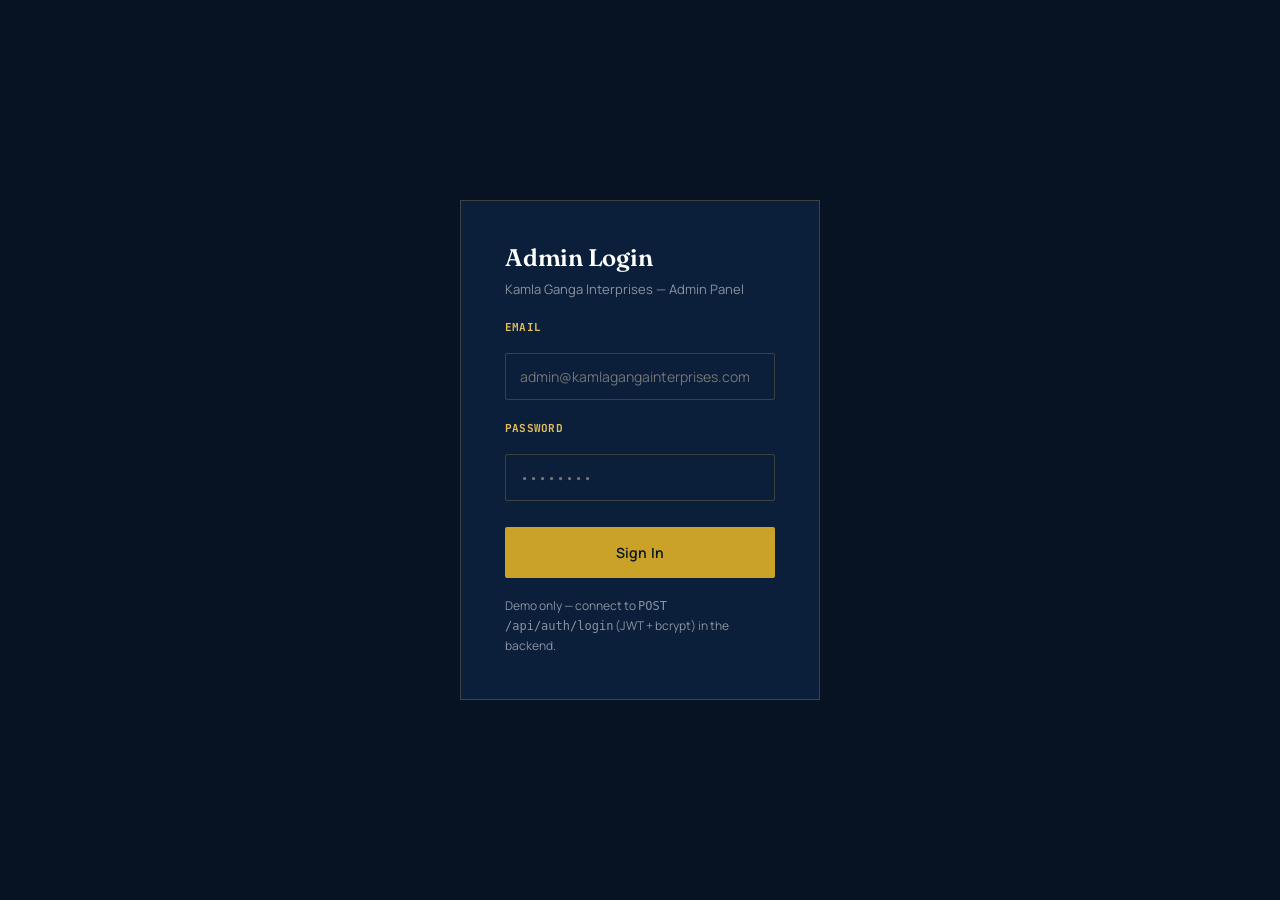
<file: frontend/admin/index.html>
<!DOCTYPE html>
<html lang="en">
<head>
<meta charset="UTF-8">
<meta name="viewport" content="width=device-width, initial-scale=1.0">
<title>Admin Panel | Kamla Ganga Interprises</title>
<meta name="robots" content="noindex, nofollow">
<link href="https://fonts.googleapis.com/css2?family=Fraunces:wght@600;700&family=Manrope:wght@400;500;600;700&family=JetBrains+Mono:wght@400;500&display=swap" rel="stylesheet">
<link rel="stylesheet" href="../css/style.css">
<style>
  body{ background:var(--paper); }
  .admin-shell{ display:flex; min-height:100vh; }
  .admin-side{ width:250px; background:var(--navy-deep); color:#fff; padding:28px 0; flex:none; }
  .admin-side .brand{ color:#fff; padding:0 24px 28px; border-bottom:1px solid var(--line-on-dark); margin-bottom:14px; }
  .admin-nav a{ display:flex; align-items:center; gap:12px; padding:13px 24px; font-size:13.5px; color:rgba(247,246,242,.7); border-left:2px solid transparent; }
  .admin-nav a.active,.admin-nav a:hover{ color:#fff; border-left-color:var(--gold); background:rgba(228,192,90,.06); }
  .admin-main{ flex:1; padding:36px 40px; }
  .admin-top{ display:flex; justify-content:space-between; align-items:center; margin-bottom:32px; }
  .kpi-grid{ display:grid; grid-template-columns:repeat(4,1fr); gap:18px; margin-bottom:36px; }
  .kpi{ border:1px solid var(--line); padding:22px; background:var(--paper); }
  .kpi span{ font-family:var(--font-mono); font-size:11px; color:var(--slate); letter-spacing:.06em; text-transform:uppercase; }
  .kpi b{ display:block; font-family:var(--font-display); font-size:30px; margin-top:8px; }
  table{ width:100%; border-collapse:collapse; border:1px solid var(--line); background:var(--paper); }
  th,td{ text-align:left; padding:14px 16px; font-size:13.5px; border-bottom:1px solid var(--line); }
  th{ font-family:var(--font-mono); font-size:11px; text-transform:uppercase; letter-spacing:.06em; color:var(--slate); }
  .badge{ font-size:11px; padding:4px 10px; font-family:var(--font-mono); }
  .badge.new{ background:var(--gold); color:var(--navy-deep); }
  .badge.contacted{ background:var(--navy); color:#fff; }
  .login-wrap{ min-height:100vh; display:flex; align-items:center; justify-content:center; background:var(--navy-deep); }
  .login-card{ width:360px; border:1px solid var(--line-on-dark); padding:44px; background:var(--navy); }
  .login-card h2{ color:#fff; font-size:24px; }
  .login-card p{ color:var(--slate-light); font-size:13px; margin-top:8px; }
  .login-card .field{ margin-top:20px; }
  .login-card .field label{ color:var(--gold-bright); font-family:var(--font-mono); font-size:11px; text-transform:uppercase; }
  .login-card input{ color:#fff; border-color:var(--line-on-dark); width:100%; margin-top:8px; }
</style>
</head>
<body>

<!-- LOGIN VIEW -->
<div class="login-wrap" id="loginView">
  <div class="login-card">
    <h2>Admin Login</h2>
    <p>Kamla Ganga Interprises — Admin Panel</p>
    <form id="loginForm">
      <div class="field"><label>Email</label><input type="email" required placeholder="admin@kamlagangainterprises.com"></div>
      <div class="field"><label>Password</label><input type="password" required placeholder="••••••••"></div>
      <button type="submit" class="btn btn-gold btn-block" style="margin-top:26px;">Sign In</button>
    </form>
    <p style="margin-top:18px;font-size:12px;">Demo only — connect to <code>POST /api/auth/login</code> (JWT + bcrypt) in the backend.</p>
  </div>
</div>

<!-- DASHBOARD VIEW -->
<div class="admin-shell" id="dashView" style="display:none;">
  <aside class="admin-side">
    <div class="brand"><span class="brand-mark"><span>KG</span></span><span>Admin Panel</span></div>
    <nav class="admin-nav">
      <a class="active" href="#">Dashboard Overview</a>
      <a href="#">Manage Projects</a>
      <a href="#">Manage Gallery</a>
      <a href="#">Manage Services</a>
      <a href="#">Client Enquiries</a>
      <a href="#">Testimonials</a>
      <a href="#">Cost Estimator Settings</a>
      <a href="#">Contact Information</a>
      <a href="#">Analytics</a>
      <a href="#" id="logoutBtn" style="margin-top:20px;border-top:1px solid var(--line-on-dark);padding-top:20px;">Log Out</a>
    </nav>
  </aside>
  <main class="admin-main">
    <div class="admin-top">
      <div><h2 style="font-size:24px;">Dashboard Overview</h2><p style="color:var(--slate);font-size:13.5px;margin-top:4px;">Welcome back, Admin.</p></div>
      <a href="../index.html" class="btn btn-outline btn-sm">View Live Site</a>
    </div>
    <div class="kpi-grid">
      <div class="kpi"><span>New Enquiries</span><b>18</b></div>
      <div class="kpi"><span>Active Projects</span><b>7</b></div>
      <div class="kpi"><span>Gallery Items</span><b>64</b></div>
      <div class="kpi"><span>Avg. Estimate Requests / wk</span><b>32</b></div>
    </div>
    <h3 style="font-size:17px;margin-bottom:14px;">Recent Client Enquiries</h3>
    <table>
      <thead><tr><th>Name</th><th>Phone</th><th>Service</th><th>City</th><th>Status</th></tr></thead>
      <tbody>
        <tr><td>Rakesh Kumar</td><td>+91 98xxxxxx21</td><td>Structural Design</td><td>Gaya</td><td><span class="badge new">New</span></td></tr>
        <tr><td>Sunita Prasad</td><td>+91 99xxxxxx44</td><td>Government Consultancy</td><td>Patna</td><td><span class="badge contacted">Contacted</span></td></tr>
        <tr><td>Amit Verma</td><td>+91 97xxxxxx09</td><td>3D House Modeling</td><td>Patna</td><td><span class="badge new">New</span></td></tr>
        <tr><td>Manoj Das</td><td>+91 96xxxxxx77</td><td>Building Contract</td><td>Nalanda</td><td><span class="badge contacted">Contacted</span></td></tr>
      </tbody>
    </table>
  </main>
</div>

<script>
  document.getElementById('loginForm').addEventListener('submit', (e) => {
    e.preventDefault();
    document.getElementById('loginView').style.display = 'none';
    document.getElementById('dashView').style.display = 'flex';
    // Connect to POST /api/auth/login on your backend; store returned JWT and
    // send it as `Authorization: Bearer <token>` on subsequent admin API calls.
  });
  document.getElementById('logoutBtn').addEventListener('click', (e) => {
    e.preventDefault();
    document.getElementById('dashView').style.display = 'none';
    document.getElementById('loginView').style.display = 'flex';
  });
</script>
</body>
</html>
</file>
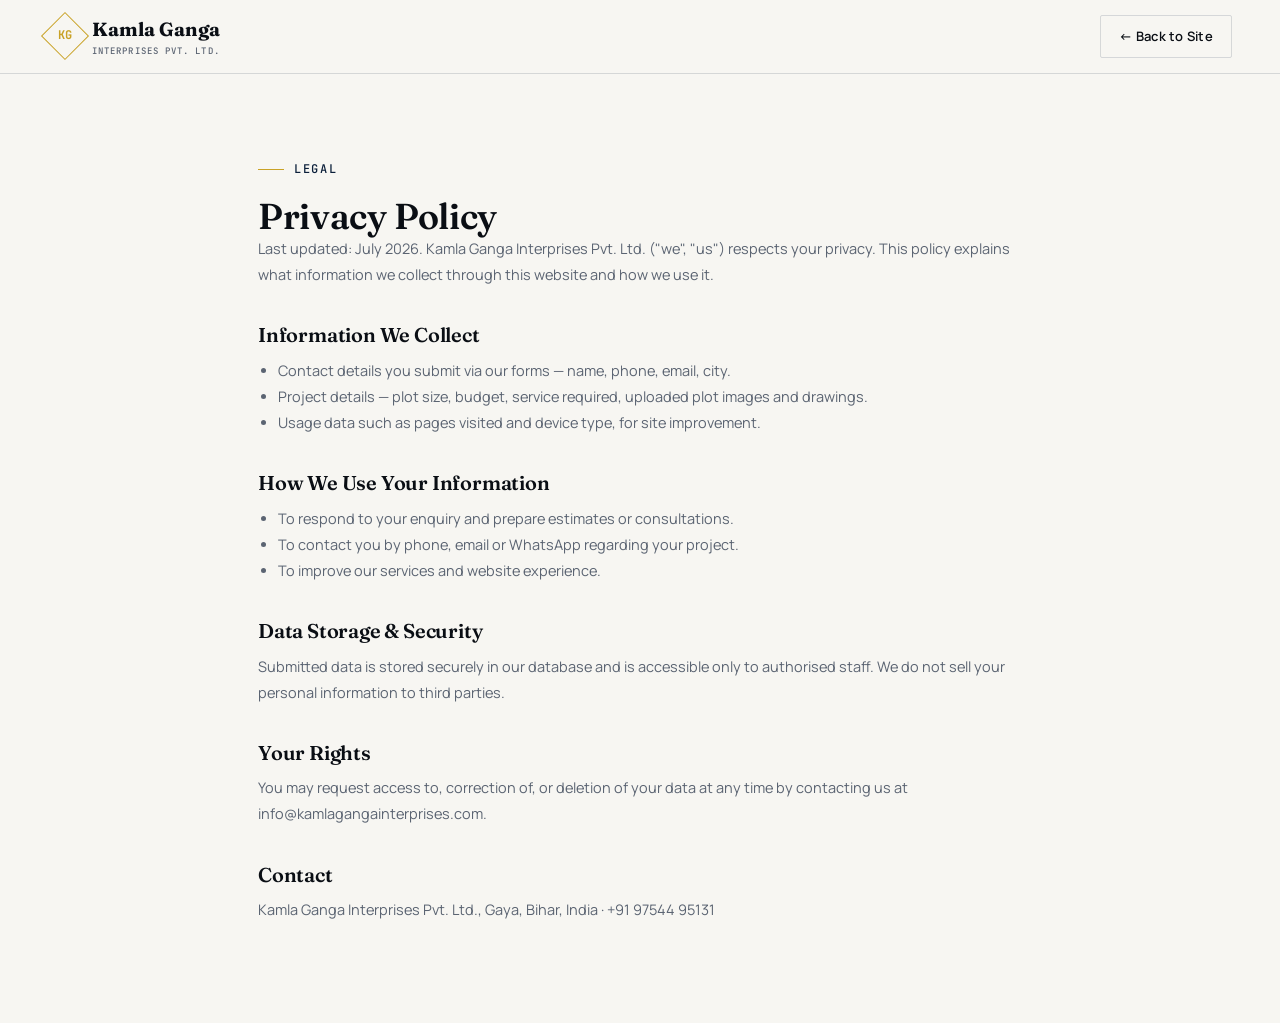
<file: frontend/privacy-policy.html>
<!DOCTYPE html>
<html lang="en">
<head>
<meta charset="UTF-8">
<meta name="viewport" content="width=device-width, initial-scale=1.0">
<title>Privacy Policy | Kamla Ganga Interprises Pvt. Ltd.</title>
<link href="https://fonts.googleapis.com/css2?family=Fraunces:wght@600;700&family=Manrope:wght@400;500;600;700&family=JetBrains+Mono:wght@400;500&display=swap" rel="stylesheet">
<link rel="stylesheet" href="css/style.css">
<style>.legal{ max-width:820px; margin:0 auto; padding:160px 28px 100px; } .legal h1{ font-size:36px; } .legal h2{ font-size:20px; margin:36px 0 12px; } .legal p,.legal li{ color:var(--slate); font-size:14.5px; line-height:1.8; } .legal ul{ padding-left:20px; list-style:disc; }</style>
</head>
<body>
<header class="nav scrolled"><div class="container"><a href="index.html" class="brand"><span class="brand-mark"><span>KG</span></span><span>Kamla Ganga<br><small>Interprises Pvt. Ltd.</small></span></a><a href="index.html" class="btn btn-outline btn-sm">← Back to Site</a></div></header>
<div class="legal">
  <div class="eyebrow">Legal</div>
  <h1>Privacy Policy</h1>
  <p>Last updated: July 2026. Kamla Ganga Interprises Pvt. Ltd. ("we", "us") respects your privacy. This policy explains what information we collect through this website and how we use it.</p>
  <h2>Information We Collect</h2>
  <ul>
    <li>Contact details you submit via our forms — name, phone, email, city.</li>
    <li>Project details — plot size, budget, service required, uploaded plot images and drawings.</li>
    <li>Usage data such as pages visited and device type, for site improvement.</li>
  </ul>
  <h2>How We Use Your Information</h2>
  <ul>
    <li>To respond to your enquiry and prepare estimates or consultations.</li>
    <li>To contact you by phone, email or WhatsApp regarding your project.</li>
    <li>To improve our services and website experience.</li>
  </ul>
  <h2>Data Storage &amp; Security</h2>
  <p>Submitted data is stored securely in our database and is accessible only to authorised staff. We do not sell your personal information to third parties.</p>
  <h2>Your Rights</h2>
  <p>You may request access to, correction of, or deletion of your data at any time by contacting us at info@kamlagangainterprises.com.</p>
  <h2>Contact</h2>
  <p>Kamla Ganga Interprises Pvt. Ltd., Gaya, Bihar, India · +91 97544 95131</p>
</div>
</body>
</html>
</file>
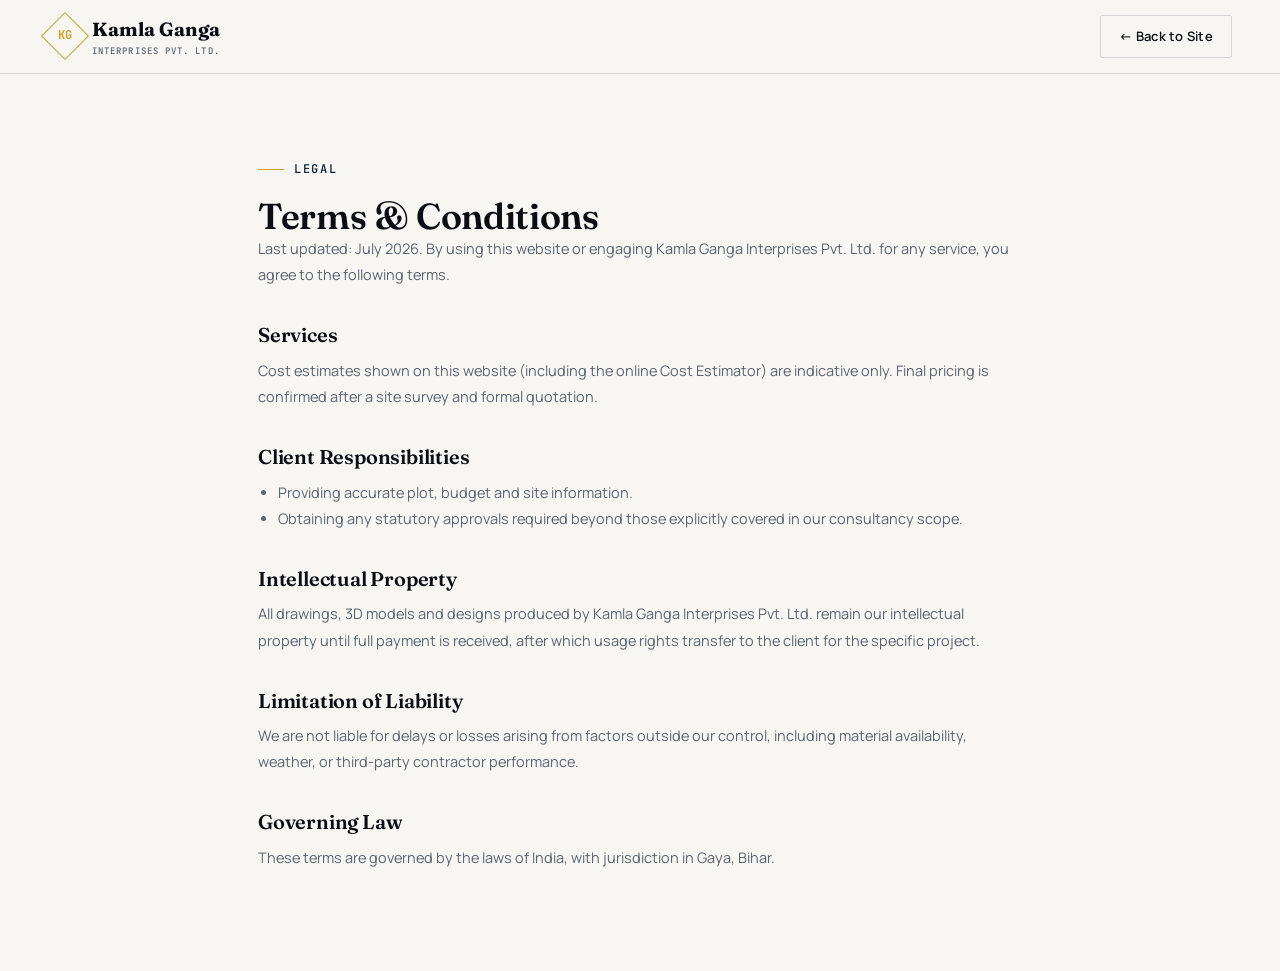
<file: frontend/terms.html>
<!DOCTYPE html>
<html lang="en">
<head>
<meta charset="UTF-8">
<meta name="viewport" content="width=device-width, initial-scale=1.0">
<title>Terms &amp; Conditions | Kamla Ganga Interprises Pvt. Ltd.</title>
<link href="https://fonts.googleapis.com/css2?family=Fraunces:wght@600;700&family=Manrope:wght@400;500;600;700&family=JetBrains+Mono:wght@400;500&display=swap" rel="stylesheet">
<link rel="stylesheet" href="css/style.css">
<style>.legal{ max-width:820px; margin:0 auto; padding:160px 28px 100px; } .legal h1{ font-size:36px; } .legal h2{ font-size:20px; margin:36px 0 12px; } .legal p,.legal li{ color:var(--slate); font-size:14.5px; line-height:1.8; } .legal ul{ padding-left:20px; list-style:disc; }</style>
</head>
<body>
<header class="nav scrolled"><div class="container"><a href="index.html" class="brand"><span class="brand-mark"><span>KG</span></span><span>Kamla Ganga<br><small>Interprises Pvt. Ltd.</small></span></a><a href="index.html" class="btn btn-outline btn-sm">← Back to Site</a></div></header>
<div class="legal">
  <div class="eyebrow">Legal</div>
  <h1>Terms &amp; Conditions</h1>
  <p>Last updated: July 2026. By using this website or engaging Kamla Ganga Interprises Pvt. Ltd. for any service, you agree to the following terms.</p>
  <h2>Services</h2>
  <p>Cost estimates shown on this website (including the online Cost Estimator) are indicative only. Final pricing is confirmed after a site survey and formal quotation.</p>
  <h2>Client Responsibilities</h2>
  <ul>
    <li>Providing accurate plot, budget and site information.</li>
    <li>Obtaining any statutory approvals required beyond those explicitly covered in our consultancy scope.</li>
  </ul>
  <h2>Intellectual Property</h2>
  <p>All drawings, 3D models and designs produced by Kamla Ganga Interprises Pvt. Ltd. remain our intellectual property until full payment is received, after which usage rights transfer to the client for the specific project.</p>
  <h2>Limitation of Liability</h2>
  <p>We are not liable for delays or losses arising from factors outside our control, including material availability, weather, or third-party contractor performance.</p>
  <h2>Governing Law</h2>
  <p>These terms are governed by the laws of India, with jurisdiction in Gaya, Bihar.</p>
</div>
</body>
</html>
</file>
<file: frontend/css/style.css>
/* ==========================================================================
   KAMLA GANGA INTERPRISES — Design Tokens
   Concept: "Working Blueprint" — a luxury architecture practice that still
   thinks in drafting tables. Hairline grids, corner registration marks and
   elevation-style numbering carry real structural meaning, paired with a
   warm brass-gold against ink navy for the premium layer.
   ========================================================================== */

:root {
    --paper: #F7F6F2;
    --paper-dim: #EFEDE6;
    --ink: #0A0E14;
    --navy: #0B1F3A;
    --navy-deep: #071223;
    --gold: #C9A227;
    --gold-bright: #E4C05A;
    --slate: #5B6472;
    --slate-light: #8B93A1;
    --line: rgba(11, 31, 58, 0.14);
    --line-on-dark: rgba(228, 192, 90, 0.22);
    --white: #FFFFFF;
    --font-display: 'Fraunces', 'Georgia', serif;
    --font-body: 'Manrope', -apple-system, BlinkMacSystemFont, sans-serif;
    --font-mono: 'JetBrains Mono', 'Courier New', monospace;
    --container: 1240px;
    --radius: 2px;
    --ease: cubic-bezier(.22, .8, .28, 1);
    --dur: .6s;
}

[data-theme="dark"] {
    --paper: #0B0F16;
    --paper-dim: #0F1521;
    --ink: #F3F1EA;
    --navy: #0F2643;
    --navy-deep: #071223;
    --line: rgba(228, 192, 90, 0.14);
    --slate: #A7AEBB;
    --slate-light: #7A8291;
    --white: #0F1521;
}

*,
*::before,
*::after {
    box-sizing: border-box;
}

html {
    scroll-behavior: smooth;
}

body {
    margin: 0;
    background: var(--paper);
    color: var(--ink);
    font-family: var(--font-body);
    font-size: 16px;
    line-height: 1.6;
    -webkit-font-smoothing: antialiased;
    overflow-x: hidden;
    transition: background .4s var(--ease), color .4s var(--ease);
}

@media (prefers-reduced-motion: reduce) {
    html {
        scroll-behavior: auto;
    }
    *,
    *::before,
    *::after {
        animation-duration: .01ms !important;
        animation-iteration-count: 1 !important;
        transition-duration: .01ms !important;
    }
}

img {
    max-width: 100%;
    display: block;
}

a {
    color: inherit;
    text-decoration: none;
}

button {
    font-family: inherit;
    cursor: pointer;
}

ul {
    margin: 0;
    padding: 0;
    list-style: none;
}

:focus-visible {
    outline: 2px solid var(--gold);
    outline-offset: 3px;
}

.container {
    max-width: var(--container);
    margin: 0 auto;
    padding: 0 28px;
}

.section {
    position: relative;
    padding: 120px 0;
}

.section--tight {
    padding: 80px 0;
}

.section--dark {
    background: var(--navy);
    color: var(--paper);
}

.section--dark .eyebrow {
    color: var(--gold-bright);
}

.section--paper-dim {
    background: var(--paper-dim);
}


/* Corner registration marks — the signature structural device, used to
   "pin" key panels the way a drafter pins a sheet to the board. */

.reg-marks {
    position: relative;
}

.reg-marks::before,
.reg-marks::after,
.reg-marks .rm-tr,
.reg-marks .rm-br {
    content: "";
    position: absolute;
    width: 16px;
    height: 16px;
    border-color: var(--gold);
    border-style: solid;
    opacity: .75;
}

.reg-marks::before {
    top: -1px;
    left: -1px;
    border-width: 2px 0 0 2px;
}

.reg-marks::after {
    bottom: -1px;
    left: -1px;
    border-width: 0 0 2px 2px;
}

.reg-marks .rm-tr {
    top: -1px;
    right: -1px;
    border-width: 2px 2px 0 0;
}

.reg-marks .rm-br {
    bottom: -1px;
    right: -1px;
    border-width: 0 2px 2px 0;
}

.eyebrow {
    display: flex;
    align-items: center;
    gap: 10px;
    font-family: var(--font-mono);
    font-size: 12px;
    letter-spacing: .14em;
    text-transform: uppercase;
    color: var(--navy);
    font-weight: 500;
    margin-bottom: 18px;
}

.eyebrow::before {
    content: "";
    width: 26px;
    height: 1px;
    background: var(--gold);
}

h1,
h2,
h3,
h4 {
    font-family: var(--font-display);
    font-weight: 600;
    line-height: 1.08;
    margin: 0;
    letter-spacing: -.01em;
}

h2 {
    font-size: clamp(30px, 4vw, 46px);
}

h3 {
    font-size: 22px;
}

p {
    margin: 0;
}

.lede {
    font-size: 18px;
    color: var(--slate);
    max-width: 640px;
}

.section-head {
    display: flex;
    justify-content: space-between;
    align-items: flex-end;
    gap: 40px;
    margin-bottom: 56px;
    flex-wrap: wrap;
}

.section-head .lede {
    margin-top: 14px;
}


/* Buttons */

.btn {
    display: inline-flex;
    align-items: center;
    justify-content: center;
    gap: 10px;
    padding: 15px 30px;
    font-size: 14px;
    font-weight: 600;
    letter-spacing: .02em;
    border-radius: var(--radius);
    border: 1px solid transparent;
    transition: all .35s var(--ease);
    white-space: nowrap;
}

.btn-gold {
    background: var(--gold);
    color: var(--navy-deep);
}

.btn-gold:hover {
    background: var(--gold-bright);
    transform: translateY(-2px);
    box-shadow: 0 12px 24px -8px rgba(201, 162, 39, .5);
}

.btn-outline {
    border-color: var(--line);
    color: var(--ink);
    background: transparent;
}

.btn-outline:hover {
    border-color: var(--gold);
    color: var(--gold);
}

.btn-ghost-dark {
    border-color: var(--line-on-dark);
    color: var(--paper);
}

.btn-ghost-dark:hover {
    border-color: var(--gold);
    color: var(--gold-bright);
}

.btn-block {
    width: 100%;
}

.btn-sm {
    padding: 10px 18px;
    font-size: 13px;
}


/* ============ NAV ============ */

.nav {
    position: fixed;
    top: 0;
    left: 0;
    right: 0;
    z-index: 1000;
    padding: 20px 0;
    transition: all .4s var(--ease);
    background: transparent;
}

.nav.scrolled {
    background: rgba(247, 246, 242, .92);
    backdrop-filter: blur(10px);
    padding: 14px 0;
    box-shadow: 0 1px 0 var(--line);
}

[data-theme="dark"] .nav.scrolled {
    background: rgba(11, 15, 22, .92);
}

.nav .container {
    display: flex;
    align-items: center;
    justify-content: space-between;
}

.brand {
    display: flex;
    align-items: center;
    gap: 10px;
    font-family: var(--font-display);
    font-weight: 700;
    font-size: 19px;
    color: var(--ink);
}

.nav.scrolled .brand,
.nav-transparent .brand {
    color: var(--ink);
}

.brand-mark {
    width: 34px;
    height: 34px;
    border: 1.5px solid var(--gold);
    display: flex;
    align-items: center;
    justify-content: center;
    font-family: var(--font-mono);
    font-size: 12px;
    color: var(--gold);
    transform: rotate(45deg);
}

.brand-mark span {
    transform: rotate(-45deg);
}

.brand small {
    display: block;
    font-family: var(--font-mono);
    font-size: 9px;
    letter-spacing: .12em;
    color: var(--slate);
    font-weight: 500;
    text-transform: uppercase;
}

.nav-links {
    display: flex;
    gap: 34px;
    align-items: center;
}

.nav-links a {
    font-size: 13.5px;
    font-weight: 600;
    letter-spacing: .02em;
    color: var(--ink);
    position: relative;
    padding: 4px 0;
}

.nav-links a::after {
    content: "";
    position: absolute;
    left: 0;
    bottom: 0;
    height: 1px;
    width: 0;
    background: var(--gold);
    transition: width .3s var(--ease);
}

.nav-links a:hover::after {
    width: 100%;
}

.nav-actions {
    display: flex;
    align-items: center;
    gap: 14px;
}

.icon-btn {
    width: 38px;
    height: 38px;
    border: 1px solid var(--line);
    border-radius: 50%;
    display: flex;
    align-items: center;
    justify-content: center;
    background: transparent;
    color: var(--ink);
    transition: all .3s var(--ease);
}

.icon-btn:hover {
    border-color: var(--gold);
    color: var(--gold);
}

.nav-toggle {
    display: none;
    flex-direction: column;
    gap: 5px;
    background: none;
    border: 0;
    padding: 6px;
}

.nav-toggle span {
    width: 22px;
    height: 2px;
    background: var(--ink);
}


/* Body dimmed when nav on hero (light text) */

body:not(.scrolled-nav) .nav:not(.scrolled) .nav-links a,
body:not(.scrolled-nav) .nav:not(.scrolled) .brand {
    color: #fff;
}

body:not(.scrolled-nav) .nav:not(.scrolled) .icon-btn {
    border-color: rgba(255, 255, 255, .35);
    color: #fff;
}


/* ============ HERO ============ */

.hero {
    position: relative;
    min-height: 100vh;
    display: flex;
    align-items: flex-end;
    background: var(--navy-deep);
    color: #fff;
    overflow: hidden;
}

.hero-bg {
    position: absolute;
    inset: 0;
    z-index: 0;
    background: radial-gradient(ellipse at 70% 20%, rgba(201, 162, 39, .14), transparent 55%), linear-gradient(180deg, rgba(7, 18, 35, .55), rgba(7, 18, 35, .92)), url('data:image/svg+xml;utf8,<svg xmlns="http://www.w3.org/2000/svg" width="1600" height="1000"><rect width="1600" height="1000" fill="%230B1F3A"/></svg>');
    background-size: cover;
    background-position: center;
}

.hero-bg .skyline {
    position: absolute;
    inset: 0;
    opacity: .5;
}

.hero-grid {
    position: absolute;
    inset: 0;
    background-image: linear-gradient(var(--line-on-dark) 1px, transparent 1px), linear-gradient(90deg, var(--line-on-dark) 1px, transparent 1px);
    background-size: 64px 64px;
    opacity: .35;
    mask-image: linear-gradient(180deg, transparent, black 40%);
}

.hero .container {
    position: relative;
    z-index: 2;
    padding-bottom: 96px;
    width: 100%;
}

.hero-top {
    display: flex;
    justify-content: space-between;
    align-items: flex-start;
    gap: 40px;
    padding-top: 170px;
}

.hero-kicker {
    font-family: var(--font-mono);
    font-size: 12px;
    letter-spacing: .16em;
    text-transform: uppercase;
    color: var(--gold-bright);
    display: flex;
    align-items: center;
    gap: 10px;
}

.hero-kicker::before {
    content: "";
    width: 26px;
    height: 1px;
    background: var(--gold-bright);
}

.hero h1 {
    font-size: clamp(42px, 7vw, 84px);
    color: #fff;
    max-width: 920px;
    margin-top: 20px;
}

.hero h1 em {
    font-style: normal;
    color: var(--gold-bright);
}

.hero-sub {
    display: flex;
    justify-content: space-between;
    align-items: flex-end;
    gap: 40px;
    margin-top: 40px;
    flex-wrap: wrap;
}

.hero-desc {
    max-width: 420px;
    color: rgba(247, 246, 242, .75);
    font-size: 16px;
}

.hero-stats {
    display: flex;
    gap: 40px;
}

.hero-stat b {
    display: block;
    font-family: var(--font-display);
    font-size: 34px;
    color: var(--gold-bright);
}

.hero-stat span {
    font-size: 12px;
    color: rgba(247, 246, 242, .6);
    font-family: var(--font-mono);
    letter-spacing: .05em;
}

.hero-cta {
    display: flex;
    gap: 16px;
    margin-top: 44px;
    flex-wrap: wrap;
}

.hero-scroll {
    position: absolute;
    right: 28px;
    bottom: 36px;
    display: flex;
    align-items: center;
    gap: 10px;
    font-family: var(--font-mono);
    font-size: 11px;
    letter-spacing: .1em;
    color: rgba(247, 246, 242, .6);
    writing-mode: vertical-rl;
}

.hero-scroll::after {
    content: "";
    width: 1px;
    height: 60px;
    background: linear-gradient(var(--gold-bright), transparent);
}


/* Blueprint elevation drawing — signature SVG that draws itself in */

.blueprint-draw path {
    fill: none;
    stroke: var(--gold-bright);
    stroke-width: 1.4;
    stroke-dasharray: 2000;
    stroke-dashoffset: 2000;
    animation: draw 3.2s var(--ease) forwards .3s;
}

.blueprint-draw .fill-el {
    fill: rgba(228, 192, 90, .06);
    stroke: none;
}

@keyframes draw {
    to {
        stroke-dashoffset: 0;
    }
}


/* ============ MARQUEE STRIP ============ */

.strip {
    background: var(--ink);
    color: var(--paper);
    overflow: hidden;
    padding: 14px 0;
    border-top: 1px solid var(--line-on-dark);
    border-bottom: 1px solid var(--line-on-dark);
}

.strip-track {
    display: flex;
    gap: 56px;
    white-space: nowrap;
    animation: marquee 28s linear infinite;
    width: max-content;
}

.strip-track span {
    font-family: var(--font-mono);
    font-size: 12.5px;
    letter-spacing: .08em;
    text-transform: uppercase;
    color: var(--slate-light);
    display: flex;
    align-items: center;
    gap: 14px;
}

.strip-track span::before {
    content: "◆";
    color: var(--gold);
    font-size: 8px;
}

@keyframes marquee {
    from {
        transform: translateX(0);
    }
    to {
        transform: translateX(-50%);
    }
}


/* ============ FADE UTIL ============ */

.reveal {
    opacity: 0;
    transform: translateY(28px);
    transition: opacity .8s var(--ease), transform .8s var(--ease);
}

.reveal.is-visible {
    opacity: 1;
    transform: translateY(0);
}

.reveal-stagger>* {
    opacity: 0;
    transform: translateY(24px);
    transition: opacity .7s var(--ease), transform .7s var(--ease);
}

.reveal-stagger.is-visible>* {
    opacity: 1;
    transform: translateY(0);
}

.reveal-stagger.is-visible>*:nth-child(1) {
    transition-delay: .05s;
}

.reveal-stagger.is-visible>*:nth-child(2) {
    transition-delay: .12s;
}

.reveal-stagger.is-visible>*:nth-child(3) {
    transition-delay: .19s;
}

.reveal-stagger.is-visible>*:nth-child(4) {
    transition-delay: .26s;
}

.reveal-stagger.is-visible>*:nth-child(5) {
    transition-delay: .33s;
}

.reveal-stagger.is-visible>*:nth-child(6) {
    transition-delay: .4s;
}


/* ============ ABOUT ============ */

.about-grid {
    display: grid;
    grid-template-columns: .85fr 1.15fr;
    gap: 70px;
    align-items: center;
}

.about-media {
    position: relative;
}

.about-photo {
    aspect-ratio: 4/5;
    background: linear-gradient(160deg, var(--navy), var(--navy-deep));
    position: relative;
    overflow: hidden;
}

.about-photo svg {
    position: absolute;
    inset: 0;
    width: 100%;
    height: 100%;
    opacity: .9;
}

.about-badge {
    position: absolute;
    bottom: -26px;
    left: -26px;
    background: var(--gold);
    color: var(--navy-deep);
    padding: 20px;
    width: 130px;
    text-align: center;
    box-shadow: 0 20px 40px -14px rgba(0, 0, 0, .35);
}

.about-badge b {
    display: block;
    font-family: var(--font-display);
    font-size: 30px;
}

.about-badge span {
    font-family: var(--font-mono);
    font-size: 10px;
    letter-spacing: .06em;
    text-transform: uppercase;
}

.about-list {
    margin-top: 30px;
    display: flex;
    flex-direction: column;
    gap: 16px;
}

.about-list li {
    display: flex;
    gap: 14px;
    align-items: flex-start;
    font-size: 15px;
    color: var(--slate);
}

.about-list li b {
    color: var(--ink);
}

.check {
    width: 20px;
    height: 20px;
    flex: none;
    border: 1px solid var(--gold);
    color: var(--gold);
    display: flex;
    align-items: center;
    justify-content: center;
    font-size: 11px;
    margin-top: 2px;
}

.pillars {
    display: grid;
    grid-template-columns: repeat(2, 1fr);
    gap: 1px;
    margin-top: 40px;
    background: var(--line);
    border: 1px solid var(--line);
}

.pillar {
    background: var(--paper);
    padding: 26px;
}

.pillar .num {
    font-family: var(--font-mono);
    font-size: 11px;
    color: var(--gold);
    letter-spacing: .08em;
}

.pillar h4 {
    font-family: var(--font-display);
    font-size: 18px;
    margin: 10px 0 8px;
}

.pillar p {
    font-size: 13.5px;
    color: var(--slate);
}

.ceo-panel {
    margin-top: 100px;
    display: grid;
    grid-template-columns: .6fr 1.4fr;
    gap: 0;
    border: 1px solid var(--line);
}

.ceo-photo {
    background: linear-gradient(160deg, var(--navy) 0%, var(--navy-deep) 100%);
    min-height: 340px;
    position: relative;
    display: flex;
    align-items: center;
    justify-content: center;
}

.ceo-photo img {
    width: 100%;
    height: 100%;
    object-fit: cover;
    position: absolute;
    inset: 0;
}

.ceo-photo .ph-mono {
    font-family: var(--font-mono);
    color: var(--gold-bright);
    font-size: 12px;
    letter-spacing: .1em;
    text-align: center;
    opacity: .65;
}

.ceo-photo::after {
    content: "";
    position: absolute;
    inset: 16px;
    border: 1px solid var(--line-on-dark);
}

.ceo-copy {
    padding: 48px;
    display: flex;
    flex-direction: column;
    justify-content: center;
}

.ceo-copy .eyebrow {
    margin-bottom: 12px;
}

.ceo-copy h3 {
    font-size: 30px;
}

.ceo-copy .role {
    font-family: var(--font-mono);
    font-size: 12px;
    color: var(--gold);
    letter-spacing: .08em;
    text-transform: uppercase;
    margin: 8px 0 20px;
}

.ceo-copy p {
    color: var(--slate);
    font-size: 15.5px;
    max-width: 560px;
}

.ceo-sign {
    margin-top: 26px;
    font-family: var(--font-display);
    font-style: italic;
    font-size: 26px;
    color: var(--ink);
}


/* ============ SERVICES ============ */

.svc-grid {
    display: grid;
    grid-template-columns: repeat(3, 1fr);
    gap: 1px;
    background: var(--line);
    border: 1px solid var(--line);
}

.svc-card {
    background: var(--paper);
    padding: 38px 32px;
    transition: background .35s var(--ease);
    position: relative;
}

.svc-card:hover {
    background: var(--navy);
    color: #fff;
}

.svc-card:hover .svc-icon {
    border-color: var(--gold);
    color: var(--gold-bright);
}

.svc-card:hover .svc-desc {
    color: rgba(247, 246, 242, .7);
}

.svc-card:hover .svc-more {
    color: var(--gold-bright);
}

.svc-icon {
    width: 52px;
    height: 52px;
    border: 1px solid var(--line);
    display: flex;
    align-items: center;
    justify-content: center;
    color: var(--gold);
    transition: all .35s var(--ease);
}

.svc-card h4 {
    font-family: var(--font-display);
    font-size: 19px;
    margin: 22px 0 10px;
}

.svc-desc {
    font-size: 13.8px;
    color: var(--slate);
    transition: color .35s var(--ease);
    min-height: 60px;
}

.svc-more {
    display: inline-flex;
    align-items: center;
    gap: 6px;
    margin-top: 20px;
    font-size: 12.5px;
    font-weight: 700;
    letter-spacing: .04em;
    text-transform: uppercase;
    color: var(--navy);
    transition: all .3s var(--ease);
}

.svc-num {
    position: absolute;
    top: 34px;
    right: 32px;
    font-family: var(--font-mono);
    font-size: 11px;
    color: var(--slate-light);
}


/* ============ SOFTWARE ============ */

.soft-grid {
    display: grid;
    grid-template-columns: repeat(5, 1fr);
    gap: 16px;
}

.soft-card {
    border: 1px solid var(--line);
    padding: 28px 18px;
    text-align: center;
    transition: all .35s var(--ease);
    background: var(--paper);
}

.soft-card:hover {
    border-color: var(--gold);
    transform: translateY(-6px);
}

.soft-mark {
    width: 56px;
    height: 56px;
    margin: 0 auto 16px;
    border-radius: 50%;
    background: var(--navy);
    color: var(--gold-bright);
    display: flex;
    align-items: center;
    justify-content: center;
    font-family: var(--font-mono);
    font-weight: 700;
    font-size: 13px;
}

.soft-card h4 {
    font-size: 15px;
    margin-bottom: 8px;
}

.soft-card p {
    font-size: 12.5px;
    color: var(--slate);
}


/* ============ TABS (2D/3D/Interior/Structural) ============ */

.tabs {
    display: flex;
    gap: 8px;
    flex-wrap: wrap;
    margin-bottom: 40px;
}

.tab-btn {
    padding: 10px 20px;
    border: 1px solid var(--line);
    background: transparent;
    font-size: 13px;
    font-weight: 600;
    color: var(--slate);
    transition: all .3s var(--ease);
}

.tab-btn.active,
.tab-btn:hover {
    border-color: var(--gold);
    color: var(--navy);
    background: rgba(201, 162, 39, .08);
}

[data-theme="dark"] .tab-btn.active,
[data-theme="dark"] .tab-btn:hover {
    color: var(--gold-bright);
}

.tab-panel {
    display: none;
}

.tab-panel.active {
    display: block;
}

.masonry {
    column-count: 3;
    column-gap: 18px;
}

.masonry .m-item {
    break-inside: avoid;
    margin-bottom: 18px;
    position: relative;
    overflow: hidden;
    border: 1px solid var(--line);
}

.m-item img,
.m-item .ph {
    transition: transform .6s var(--ease);
}

.m-item:hover img,
.m-item:hover .ph {
    transform: scale(1.06);
}

.ph {
    width: 100%;
    display: flex;
    align-items: center;
    justify-content: center;
    background: linear-gradient(150deg, var(--navy), var(--navy-deep));
    color: rgba(228, 192, 90, .5);
    font-family: var(--font-mono);
    font-size: 11px;
    letter-spacing: .06em;
    text-align: center;
    padding: 10px;
    position: relative;
    overflow: hidden;
}

.ph img {
    position: absolute;
    inset: 0;
    width: 100%;
    height: 100%;
    object-fit: cover;
}

.m-cap {
    position: absolute;
    left: 0;
    right: 0;
    bottom: 0;
    padding: 16px;
    background: linear-gradient(0deg, rgba(7, 18, 35, .92), transparent);
    color: #fff;
    opacity: 0;
    transform: translateY(8px);
    transition: all .35s var(--ease);
}

.m-item:hover .m-cap {
    opacity: 1;
    transform: translateY(0);
}

.m-cap span {
    font-family: var(--font-mono);
    font-size: 10px;
    color: var(--gold-bright);
    letter-spacing: .06em;
}

.m-cap b {
    display: block;
    font-size: 14px;
    margin-top: 4px;
}

.grid-2 {
    display: grid;
    grid-template-columns: 1fr 1fr;
    gap: 18px;
}

.grid-4 {
    display: grid;
    grid-template-columns: repeat(4, 1fr);
    gap: 18px;
}


/* Interior room chips */

.room-grid {
    display: grid;
    grid-template-columns: repeat(3, 1fr);
    gap: 18px;
}

.room-card {
    position: relative;
    aspect-ratio: 4/3;
    overflow: hidden;
    border: 1px solid var(--line);
}

.room-card .ph {
    height: 100%;
}

.room-tag {
    position: absolute;
    top: 14px;
    left: 14px;
    background: var(--gold);
    color: var(--navy-deep);
    font-size: 11px;
    font-weight: 700;
    padding: 6px 12px;
    letter-spacing: .04em;
    text-transform: uppercase;
}


/* Structural feature list */

.struct-grid {
    display: grid;
    grid-template-columns: 1fr 1fr;
    gap: 60px;
    align-items: center;
}

.struct-list {
    display: flex;
    flex-direction: column;
}

.struct-item {
    display: flex;
    gap: 20px;
    padding: 22px 0;
    border-bottom: 1px solid var(--line-on-dark);
}

.struct-item .num {
    font-family: var(--font-mono);
    font-size: 13px;
    color: var(--gold);
}

.struct-item h4 {
    font-family: var(--font-display);
    font-size: 18px;
    color: #fff;
    margin-bottom: 6px;
}

.struct-item p {
    font-size: 13.5px;
    color: rgba(247, 246, 242, .65);
}

.struct-soft {
    display: flex;
    gap: 12px;
    margin-top: 26px;
}

.struct-soft span {
    font-family: var(--font-mono);
    font-size: 11px;
    border: 1px solid var(--line-on-dark);
    padding: 8px 14px;
    color: var(--gold-bright);
}

.struct-visual {
    aspect-ratio: 1/1;
    border: 1px solid var(--line-on-dark);
    position: relative;
}

.struct-visual svg {
    width: 100%;
    height: 100%;
}


/* ============ PROJECTS ============ */

.filter-row {
    display: flex;
    gap: 10px;
    flex-wrap: wrap;
    margin-bottom: 40px;
}

.proj-grid {
    display: grid;
    grid-template-columns: repeat(3, 1fr);
    gap: 26px;
}

.proj-card {
    border: 1px solid var(--line);
    background: var(--paper);
    overflow: hidden;
    transition: transform .4s var(--ease), box-shadow .4s var(--ease);
}

.proj-card:hover {
    transform: translateY(-6px);
    box-shadow: 0 24px 48px -20px rgba(11, 31, 58, .25);
}

.proj-media {
    aspect-ratio: 4/3;
    position: relative;
    overflow: hidden;
}

.proj-status {
    position: absolute;
    top: 14px;
    right: 14px;
    font-family: var(--font-mono);
    font-size: 10px;
    padding: 5px 10px;
    letter-spacing: .05em;
    text-transform: uppercase;
    background: var(--ink);
    color: var(--gold-bright);
}

.proj-status.ongoing {
    background: var(--gold);
    color: var(--navy-deep);
}

.proj-body {
    padding: 24px;
}

.proj-cat {
    font-family: var(--font-mono);
    font-size: 10.5px;
    color: var(--gold);
    letter-spacing: .08em;
    text-transform: uppercase;
}

.proj-body h4 {
    margin: 10px 0 8px;
    font-size: 19px;
}

.proj-body p {
    font-size: 13.5px;
    color: var(--slate);
}

.proj-loc {
    display: flex;
    align-items: center;
    gap: 6px;
    margin-top: 14px;
    font-size: 12.5px;
    color: var(--slate-light);
    font-family: var(--font-mono);
}


/* ============ GALLERY ============ */

.gal-filters {
    display: flex;
    gap: 10px;
    flex-wrap: wrap;
    margin-bottom: 34px;
}

.gal-grid {
    display: grid;
    grid-template-columns: repeat(4, 1fr);
    grid-auto-rows: 180px;
    gap: 12px;
}

.gal-item {
    position: relative;
    overflow: hidden;
    cursor: pointer;
    border: 1px solid var(--line);
}

.gal-item.big {
    grid-column: span 2;
    grid-row: span 2;
}

.gal-item .ph {
    height: 100%;
}

.gal-item::after {
    content: "⤢";
    position: absolute;
    top: 12px;
    right: 12px;
    width: 30px;
    height: 30px;
    border: 1px solid rgba(255, 255, 255, .4);
    color: #fff;
    display: flex;
    align-items: center;
    justify-content: center;
    opacity: 0;
    transition: opacity .3s var(--ease);
    font-size: 13px;
}

.gal-item:hover::after {
    opacity: 1;
}

.gal-item.hide {
    display: none;
}

.lightbox {
    position: fixed;
    inset: 0;
    background: rgba(7, 10, 16, .94);
    z-index: 2000;
    display: none;
    align-items: center;
    justify-content: center;
    padding: 60px;
}

.lightbox.open {
    display: flex;
}

.lightbox-inner {
    max-width: 900px;
    width: 100%;
}

.lightbox .ph {
    aspect-ratio: 16/10;
}

.lightbox-close {
    position: absolute;
    top: 26px;
    right: 32px;
    color: #fff;
    font-size: 22px;
    background: none;
    border: 1px solid rgba(255, 255, 255, .3);
    width: 44px;
    height: 44px;
    border-radius: 50%;
}

.lightbox-cap {
    color: var(--gold-bright);
    font-family: var(--font-mono);
    font-size: 12px;
    margin-top: 16px;
    text-align: center;
}


/* ============ ESTIMATOR ============ */

.estimator {
    background: var(--ink);
    color: var(--paper);
    border: 1px solid var(--line-on-dark);
}

.est-grid {
    display: grid;
    grid-template-columns: 1fr 1fr;
}

.est-form {
    padding: 56px;
    border-right: 1px solid var(--line-on-dark);
}

.est-field {
    margin-bottom: 24px;
}

.est-field label {
    display: block;
    font-family: var(--font-mono);
    font-size: 11px;
    letter-spacing: .08em;
    text-transform: uppercase;
    color: var(--gold-bright);
    margin-bottom: 10px;
}

.est-field input[type=range] {
    width: 100%;
    accent-color: var(--gold);
}

.est-row {
    display: flex;
    justify-content: space-between;
    font-family: var(--font-mono);
    font-size: 13px;
    color: var(--slate-light);
    margin-bottom: 8px;
}

.chip-group {
    display: flex;
    gap: 8px;
    flex-wrap: wrap;
}

.chip {
    padding: 9px 16px;
    border: 1px solid var(--line-on-dark);
    font-size: 12.5px;
    color: var(--slate-light);
    background: transparent;
    transition: all .3s var(--ease);
}

.chip.active {
    border-color: var(--gold);
    color: var(--gold-bright);
    background: rgba(201, 162, 39, .1);
}

.est-result {
    padding: 56px;
    display: flex;
    flex-direction: column;
    justify-content: center;
}

.est-result .eyebrow {
    color: var(--gold-bright);
}

.est-price {
    font-family: var(--font-display);
    font-size: 52px;
    color: var(--gold-bright);
    margin: 14px 0 6px;
}

.est-note {
    font-size: 13px;
    color: var(--slate-light);
    max-width: 360px;
}

.est-breakdown {
    margin-top: 32px;
    display: flex;
    flex-direction: column;
    gap: 12px;
}

.est-bd-row {
    display: flex;
    justify-content: space-between;
    font-size: 13px;
    padding-bottom: 12px;
    border-bottom: 1px solid var(--line-on-dark);
}

.est-bd-row b {
    color: #fff;
}


/* ============ FORM (Client requirement + contact) ============ */

.form-panel {
    border: 1px solid var(--line);
    padding: 48px;
    background: var(--paper);
}

.form-grid {
    display: grid;
    grid-template-columns: 1fr 1fr;
    gap: 20px;
}

.field {
    display: flex;
    flex-direction: column;
    gap: 8px;
}

.field.full {
    grid-column: 1/-1;
}

.field label {
    font-size: 12.5px;
    font-weight: 700;
    letter-spacing: .02em;
    color: var(--slate);
}

.field input,
.field select,
.field textarea {
    border: 1px solid var(--line);
    background: transparent;
    padding: 13px 14px;
    font-family: var(--font-body);
    font-size: 14px;
    color: var(--ink);
    border-radius: var(--radius);
    transition: border-color .3s var(--ease);
}

.field input:focus,
.field select:focus,
.field textarea:focus {
    border-color: var(--gold);
}

.field .err {
    font-size: 11.5px;
    color: #B3432B;
    min-height: 14px;
}

.field.file {
    border: 1px dashed var(--line);
    padding: 18px;
    align-items: center;
    justify-content: center;
    text-align: center;
    cursor: pointer;
}

.field.file span {
    font-size: 12.5px;
    color: var(--slate);
}

.form-success {
    display: none;
    text-align: center;
    padding: 40px 0;
}

.form-success.show {
    display: block;
}

.form-success .check-big {
    width: 60px;
    height: 60px;
    margin: 0 auto 18px;
    border: 1.5px solid var(--gold);
    border-radius: 50%;
    display: flex;
    align-items: center;
    justify-content: center;
    color: var(--gold);
    font-size: 24px;
}


/* ============ CONTACT ============ */

.contact-grid {
    display: grid;
    grid-template-columns: .9fr 1.1fr;
    gap: 0;
    border: 1px solid var(--line);
}

.contact-info {
    background: var(--navy);
    color: #fff;
    padding: 48px;
}

.contact-info h3 {
    color: #fff;
    font-size: 24px;
}

.contact-line {
    display: flex;
    gap: 16px;
    align-items: flex-start;
    margin-top: 28px;
}

.contact-line .ic {
    width: 38px;
    height: 38px;
    border: 1px solid var(--line-on-dark);
    flex: none;
    display: flex;
    align-items: center;
    justify-content: center;
    color: var(--gold-bright);
}

.contact-line b {
    display: block;
    font-size: 14.5px;
    margin-bottom: 4px;
}

.contact-line span,
.contact-line a {
    font-size: 13.5px;
    color: rgba(247, 246, 242, .7);
}

.map-ph {
    margin-top: 34px;
    aspect-ratio: 16/10;
    border: 1px solid var(--line-on-dark);
    background: repeating-linear-gradient(45deg, rgba(228, 192, 90, .05) 0 10px, transparent 10px 20px);
    display: flex;
    align-items: center;
    justify-content: center;
    font-family: var(--font-mono);
    font-size: 12px;
    color: var(--slate-light);
}

.contact-form-wrap {
    padding: 48px;
}


/* ============ TESTIMONIALS ============ */

.testi-track-wrap {
    overflow: hidden;
}

.testi-track {
    display: flex;
    gap: 24px;
    transition: transform .6s var(--ease);
}

.testi-card {
    flex: 0 0 calc(33.333% - 16px);
    border: 1px solid var(--line);
    padding: 34px;
    background: var(--paper);
}

.testi-stars {
    color: var(--gold);
    font-size: 14px;
    letter-spacing: 2px;
}

.testi-card p {
    font-size: 14.5px;
    color: var(--slate);
    margin: 20px 0 26px;
    font-style: italic;
}

.testi-person {
    display: flex;
    align-items: center;
    gap: 14px;
}

.testi-avatar {
    width: 44px;
    height: 44px;
    border-radius: 50%;
    background: var(--navy);
    color: var(--gold-bright);
    display: flex;
    align-items: center;
    justify-content: center;
    font-family: var(--font-mono);
    font-weight: 700;
    font-size: 13px;
}

.testi-person b {
    display: block;
    font-size: 13.5px;
}

.testi-person span {
    font-size: 12px;
    color: var(--slate-light);
}

.testi-nav {
    display: flex;
    gap: 10px;
    justify-content: center;
    margin-top: 36px;
}

.testi-dot {
    width: 8px;
    height: 8px;
    border-radius: 50%;
    background: var(--line);
    border: none;
    padding: 0;
}

.testi-dot.active {
    background: var(--gold);
}


/* ============ FAQ ============ */

.faq-list {
    max-width: 820px;
    margin: 0 auto;
}

.faq-item {
    border-bottom: 1px solid var(--line);
}

.faq-q {
    width: 100%;
    text-align: left;
    background: none;
    border: none;
    padding: 24px 0;
    display: flex;
    justify-content: space-between;
    align-items: center;
    font-family: var(--font-display);
    font-size: 17px;
    color: var(--ink);
}

.faq-q .plus {
    font-family: var(--font-mono);
    font-size: 18px;
    color: var(--gold);
    transition: transform .3s var(--ease);
}

.faq-item.open .plus {
    transform: rotate(45deg);
}

.faq-a {
    max-height: 0;
    overflow: hidden;
    transition: max-height .4s var(--ease);
}

.faq-a p {
    padding-bottom: 24px;
    color: var(--slate);
    font-size: 14.5px;
    max-width: 700px;
}


/* ============ FOOTER ============ */

.footer {
    background: var(--navy-deep);
    color: rgba(247, 246, 242, .7);
    padding: 80px 0 0;
}

.footer-grid {
    display: grid;
    grid-template-columns: 1.4fr 1fr 1fr 1.2fr;
    gap: 50px;
    padding-bottom: 60px;
    border-bottom: 1px solid var(--line-on-dark);
}

.footer-brand .brand {
    color: #fff;
}

.footer-brand p {
    font-size: 13.5px;
    margin-top: 18px;
    max-width: 280px;
    color: rgba(247, 246, 242, .55);
}

.footer h5 {
    font-family: var(--font-mono);
    font-size: 11px;
    letter-spacing: .1em;
    text-transform: uppercase;
    color: var(--gold-bright);
    margin-bottom: 20px;
}

.footer-links {
    display: flex;
    flex-direction: column;
    gap: 12px;
}

.footer-links a {
    font-size: 13.5px;
    color: rgba(247, 246, 242, .65);
    transition: color .3s var(--ease);
}

.footer-links a:hover {
    color: var(--gold-bright);
}

.social-row {
    display: flex;
    gap: 10px;
    margin-top: 20px;
}

.social-row a {
    width: 36px;
    height: 36px;
    border: 1px solid var(--line-on-dark);
    display: flex;
    align-items: center;
    justify-content: center;
    font-size: 12px;
}

.social-row a:hover {
    border-color: var(--gold);
    color: var(--gold-bright);
}

.footer-bottom {
    display: flex;
    justify-content: space-between;
    align-items: center;
    padding: 26px 0;
    font-size: 12.5px;
    color: rgba(247, 246, 242, .45);
    flex-wrap: wrap;
    gap: 10px;
}

.footer-bottom a {
    color: rgba(247, 246, 242, .45);
    margin-left: 20px;
}

.footer-bottom a:hover {
    color: var(--gold-bright);
}


/* ============ FLOATING BUTTONS ============ */

.float-stack {
    position: fixed;
    right: 26px;
    bottom: 26px;
    z-index: 900;
    display: flex;
    flex-direction: column;
    gap: 14px;
    align-items: flex-end;
}

.fab {
    width: 54px;
    height: 54px;
    border-radius: 50%;
    display: flex;
    align-items: center;
    justify-content: center;
    font-size: 22px;
    box-shadow: 0 14px 30px -10px rgba(0, 0, 0, .35);
    transition: transform .3s var(--ease);
}

.fab:hover {
    transform: scale(1.08);
}

.fab-wa {
    background: #25D366;
    color: #fff;
}

.fab-call {
    background: var(--navy);
    color: var(--gold-bright);
}

.fab-top {
    width: 44px;
    height: 44px;
    background: var(--gold);
    color: var(--navy-deep);
    opacity: 0;
    pointer-events: none;
    transition: opacity .3s var(--ease);
}

.fab-top.show {
    opacity: 1;
    pointer-events: auto;
}


/* ============ LOADER ============ */

.loader {
    position: fixed;
    inset: 0;
    background: var(--navy-deep);
    z-index: 9999;
    display: flex;
    align-items: center;
    justify-content: center;
    flex-direction: column;
    gap: 18px;
    transition: opacity .6s var(--ease), visibility .6s;
}

.loader.hidden {
    opacity: 0;
    visibility: hidden;
}

.loader-mark {
    width: 64px;
    height: 64px;
    border: 1.5px solid var(--gold);
    transform: rotate(45deg);
    display: flex;
    align-items: center;
    justify-content: center;
    animation: pulseMark 1.6s ease-in-out infinite;
}

.loader-mark span {
    transform: rotate(-45deg);
    font-family: var(--font-mono);
    color: var(--gold-bright);
    font-size: 11px;
    letter-spacing: .05em;
}

@keyframes pulseMark {
    0%,
    100% {
        opacity: .5;
    }
    50% {
        opacity: 1;
    }
}

.loader-bar {
    width: 160px;
    height: 2px;
    background: rgba(228, 192, 90, .2);
    overflow: hidden;
}

.loader-bar::after {
    content: "";
    display: block;
    width: 40%;
    height: 100%;
    background: var(--gold);
    animation: loadBar 1.2s ease-in-out infinite;
}

@keyframes loadBar {
    0% {
        transform: translateX(-100%);
    }
    100% {
        transform: translateX(350%);
    }
}


/* ============ SEARCH OVERLAY ============ */

.search-overlay {
    position: fixed;
    inset: 0;
    background: rgba(7, 10, 16, .97);
    z-index: 1500;
    display: none;
    align-items: flex-start;
    justify-content: center;
    padding-top: 14vh;
}

.search-overlay.open {
    display: flex;
}

.search-box {
    width: 100%;
    max-width: 640px;
    padding: 0 24px;
}

.search-box input {
    width: 100%;
    background: none;
    border: none;
    border-bottom: 1px solid var(--line-on-dark);
    color: #fff;
    font-family: var(--font-display);
    font-size: 32px;
    padding: 14px 0;
}

.search-box input:focus {
    outline: none;
    border-color: var(--gold);
}

.search-hint {
    font-family: var(--font-mono);
    font-size: 11px;
    color: var(--slate-light);
    margin-top: 16px;
}

.search-close {
    position: absolute;
    top: 26px;
    right: 32px;
    color: #fff;
    font-size: 22px;
    background: none;
    border: 1px solid rgba(255, 255, 255, .3);
    width: 44px;
    height: 44px;
    border-radius: 50%;
}

.search-results {
    margin-top: 24px;
    display: flex;
    flex-direction: column;
    gap: 2px;
}

.search-results a {
    padding: 14px 0;
    border-bottom: 1px solid var(--line-on-dark);
    color: rgba(247, 246, 242, .8);
    font-size: 15px;
}

.search-results a:hover {
    color: var(--gold-bright);
}


/* ============ RESPONSIVE ============ */

@media (max-width:1080px) {
    .about-grid,
    .struct-grid,
    .est-grid,
    .contact-grid {
        grid-template-columns: 1fr;
    }
    .ceo-panel {
        grid-template-columns: 1fr;
    }
    .svc-grid {
        grid-template-columns: repeat(2, 1fr);
    }
    .proj-grid {
        grid-template-columns: repeat(2, 1fr);
    }
    .soft-grid {
        grid-template-columns: repeat(3, 1fr);
    }
    .footer-grid {
        grid-template-columns: 1fr 1fr;
    }
    .masonry {
        column-count: 2;
    }
    .gal-grid {
        grid-template-columns: repeat(3, 1fr);
    }
    .room-grid {
        grid-template-columns: repeat(2, 1fr);
    }
    .testi-card {
        flex: 0 0 calc(50% - 12px);
    }
}

@media (max-width:760px) {
    .nav-links,
    .nav-actions .btn {
        display: none;
    }
    .nav-toggle {
        display: flex;
    }
    .hero-top {
        padding-top: 140px;
        flex-direction: column;
        gap: 20px;
    }
    .hero-sub {
        flex-direction: column;
        align-items: flex-start;
    }
    .svc-grid,
    .proj-grid,
    .soft-grid,
    .footer-grid,
    .form-grid,
    .room-grid {
        grid-template-columns: 1fr;
    }
    .masonry {
        column-count: 1;
    }
    .gal-grid {
        grid-template-columns: repeat(2, 1fr);
    }
    .gal-item.big {
        grid-column: span 2;
    }
    .testi-card {
        flex: 0 0 100%;
    }
    .est-form,
    .est-result,
    .contact-info,
    .contact-form-wrap,
    .form-panel {
        padding: 30px;
    }
    .pillars {
        grid-template-columns: 1fr;
    }
    .section {
        padding: 80px 0;
    }
}


/* Mobile nav drawer */

.mobile-drawer {
    position: fixed;
    inset: 0;
    background: var(--navy-deep);
    z-index: 1200;
    display: flex;
    flex-direction: column;
    padding: 100px 32px 40px;
    transform: translateX(100%);
    transition: transform .4s var(--ease);
}

.mobile-drawer.open {
    transform: translateX(0);
}

.mobile-drawer a {
    font-family: var(--font-display);
    font-size: 26px;
    color: #fff;
    padding: 14px 0;
    border-bottom: 1px solid var(--line-on-dark);
}

.mobile-drawer .close-drawer {
    position: absolute;
    top: 26px;
    right: 26px;
    color: #fff;
    background: none;
    border: 1px solid rgba(255, 255, 255, .3);
    width: 44px;
    height: 44px;
    border-radius: 50%;
    font-size: 20px;
}
</file>
